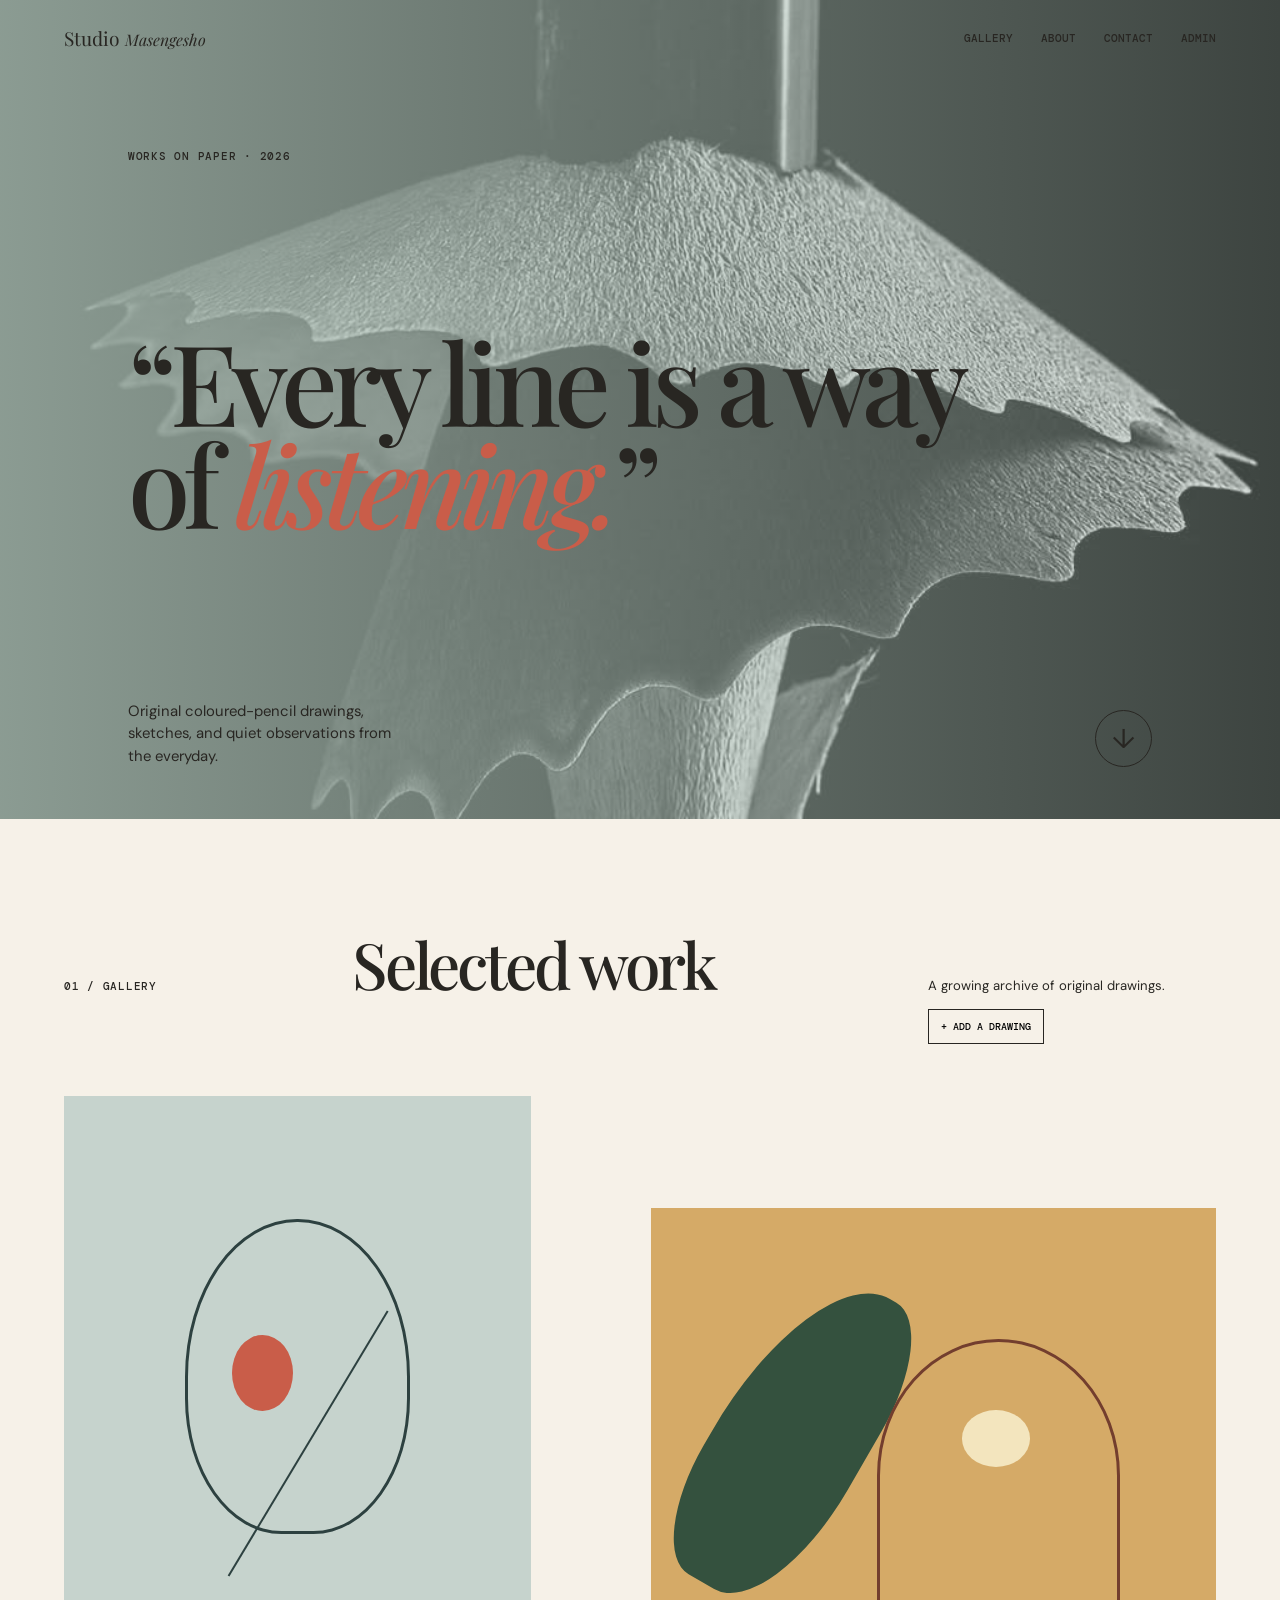
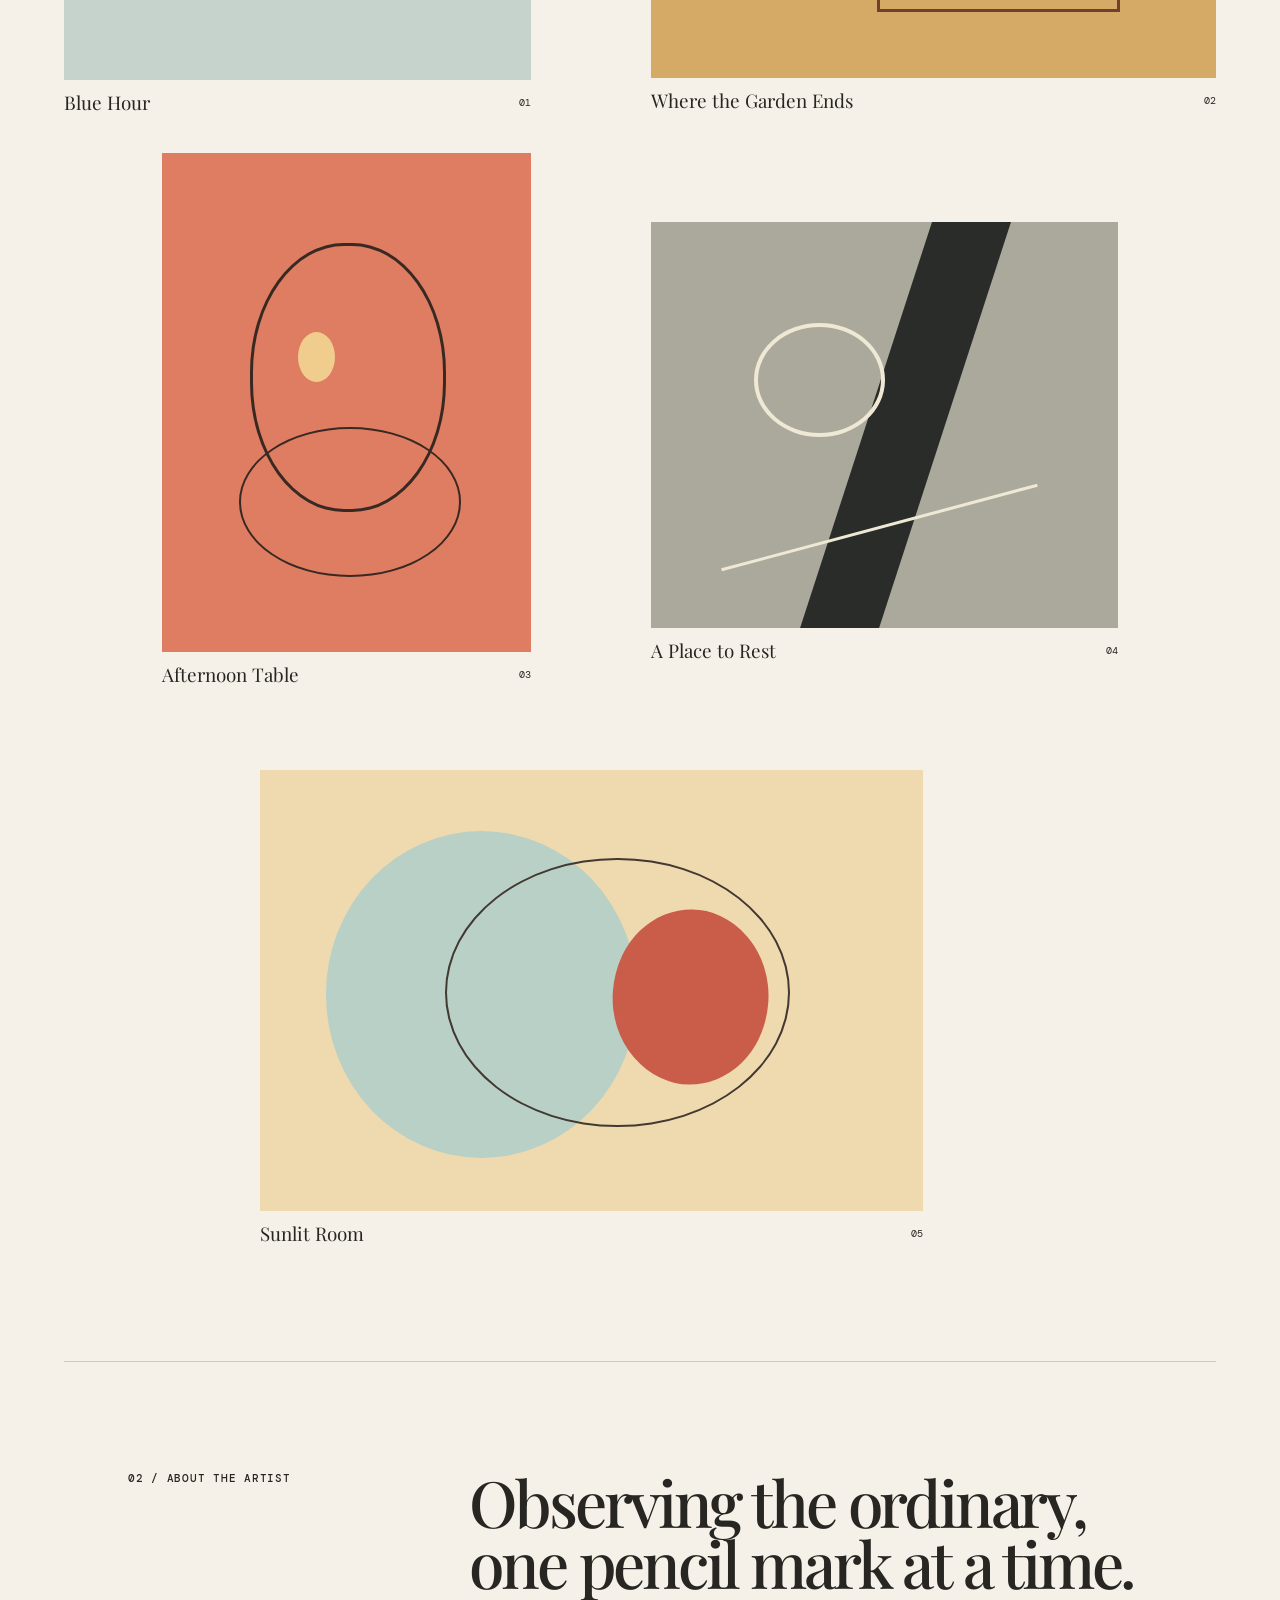
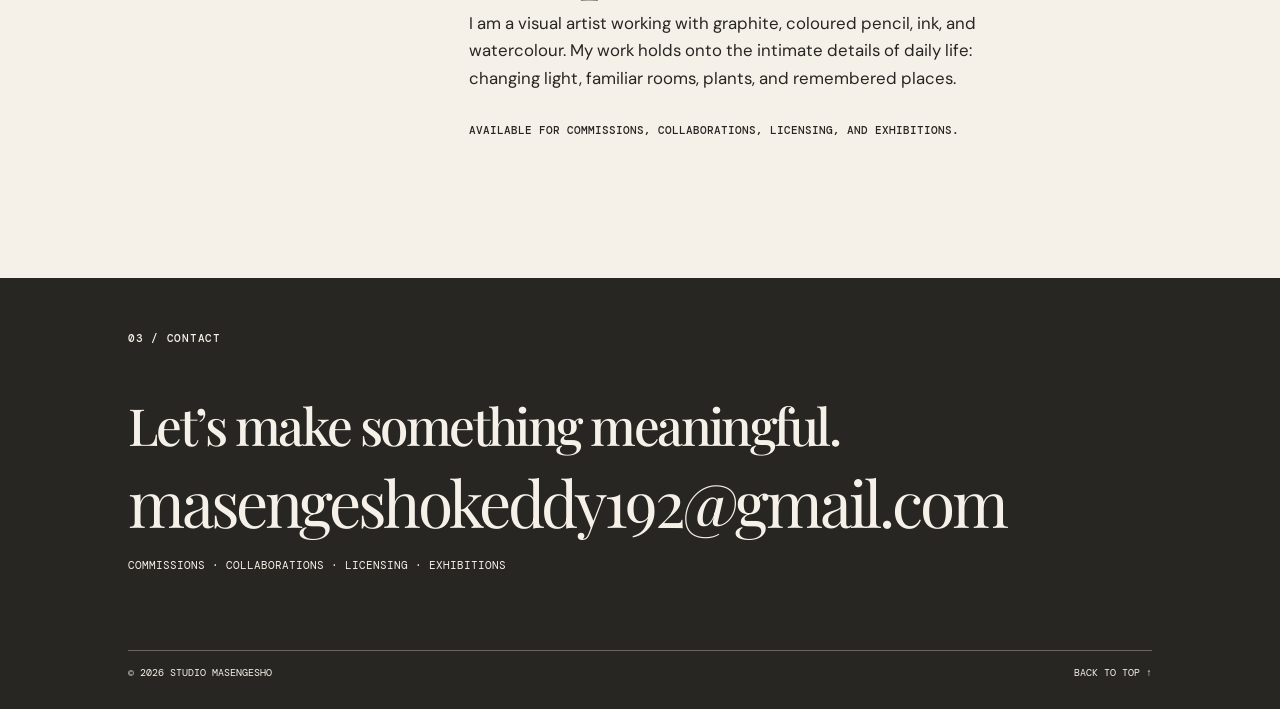
<file: index.html>
<!doctype html>
<html lang="en">
<head>
  <meta charset="UTF-8">
  <meta name="viewport" content="width=device-width, initial-scale=1.0">
  <meta name="description" content="Original coloured-pencil drawings and works on paper by Studio Masengesho.">
  <title>Studio Masengesho — Works on Paper</title>
  <link rel="preconnect" href="https://fonts.googleapis.com">
  <link rel="preconnect" href="https://fonts.gstatic.com" crossorigin>
  <link href="https://fonts.googleapis.com/css2?family=DM+Mono:wght@400;500&family=DM+Sans:wght@400;500;600&family=Playfair+Display:ital,wght@0,500;0,600;1,500&display=swap" rel="stylesheet">
  <link rel="stylesheet" href="styles.css?v=pencil-background-v2">
</head>
<body>
<header class="site-header">
  <a class="brand" href="#top">Studio <em>Masengesho</em></a>
  <button class="menu-button" aria-label="Open menu" aria-expanded="false">Menu</button>
  <nav aria-label="Main navigation"><a href="#work">Gallery</a><a href="#about">About</a><a href="#contact">Contact</a><a href="admin-login.html">Admin</a></nav>
</header>
<main id="top">
  <section class="hero">
    <p class="eyebrow">Works on paper · 2026</p>
    <h1>“Every line is a way<br>of <em>listening.</em>”</h1>
    <div class="hero-bottom"><p>Original coloured-pencil drawings, sketches, and quiet observations from the everyday.</p><a class="round-link" href="#work" aria-label="View gallery">↓</a></div>
  </section>
  <section class="gallery" id="work">
    <div class="section-heading"><p class="eyebrow">01 / Gallery</p><h2>Selected work</h2><div><p>A growing archive of original drawings.</p><button class="upload-trigger" type="button">+ Add a drawing</button></div></div>
    <div class="art-grid" id="art-grid">
      <button class="art-card art-one" data-title="Blue Hour" data-medium="Coloured pencil and ink · 2025"><span class="artwork"><i></i><b></b><strong></strong></span><span class="art-caption">Blue Hour <small>01</small></span></button>
      <button class="art-card art-two" data-title="Where the Garden Ends" data-medium="Graphite on paper · 2026"><span class="artwork"><i></i><b></b><strong></strong></span><span class="art-caption">Where the Garden Ends <small>02</small></span></button>
      <button class="art-card art-three" data-title="Afternoon Table" data-medium="Pencil colour and ink · 2025"><span class="artwork"><i></i><b></b><strong></strong></span><span class="art-caption">Afternoon Table <small>03</small></span></button>
      <button class="art-card art-four" data-title="A Place to Rest" data-medium="Charcoal on paper · 2024"><span class="artwork"><i></i><b></b><strong></strong></span><span class="art-caption">A Place to Rest <small>04</small></span></button>
      <button class="art-card art-five" data-title="Sunlit Room" data-medium="Pencil colour and watercolour · 2026"><span class="artwork"><i></i><b></b><strong></strong></span><span class="art-caption">Sunlit Room <small>05</small></span></button>
    </div>
  </section>
  <section class="about" id="about"><p class="eyebrow">02 / About the artist</p><div><h2>Observing the ordinary, one pencil mark at a time.</h2><p>I am a visual artist working with graphite, coloured pencil, ink, and watercolour. My work holds onto the intimate details of daily life: changing light, familiar rooms, plants, and remembered places.</p><p class="note">Available for commissions, collaborations, licensing, and exhibitions.</p></div></section>
</main>
<footer id="contact"><p class="eyebrow">03 / Contact</p><h2>Let’s make something meaningful.</h2><a class="email" href="mailto:masengeshokeddy192@gmail.com">masengeshokeddy192@gmail.com</a><p class="contact-note">Commissions · Collaborations · Licensing · Exhibitions</p><div class="footer-bottom"><span>© 2026 Studio Masengesho</span><a href="#top">Back to top ↑</a></div></footer>
<dialog class="lightbox"><button class="close" aria-label="Close artwork">×</button><div class="lightbox-art"></div><div><p class="eyebrow">Selected work</p><h2></h2><p class="medium"></p></div></dialog>
<dialog class="upload-dialog"><button class="close upload-close" aria-label="Close upload form">×</button><p class="eyebrow">Studio tool</p><h2>Add a drawing</h2><p class="upload-intro">Add a preview of a new work to this browser’s gallery.</p><form id="upload-form"><label>Drawing title<input name="title" required placeholder="e.g. Evening study"></label><label>Medium and year<input name="medium" required placeholder="e.g. Coloured pencil · 2026"></label><label class="file-label">Image file<input name="image" type="file" accept="image/*" required><span>Choose drawing</span></label><img id="image-preview" alt="Drawing preview" hidden><button class="submit-upload" type="submit">Add to gallery</button></form></dialog>
<script src="script.js"></script>
</body>
</html>
</file>
<file: styles.css>
:root{--ink:#282622;--paper:#f6f1e8;--rose:#c95d49;--sage:#a9bdb2;--ochre:#d5aa67;--line:rgba(40,38,34,.2)}*{box-sizing:border-box}html{scroll-behavior:smooth}body{margin:0;background:var(--paper);color:var(--ink);font-family:"DM Sans",sans-serif}a{color:inherit;text-decoration:none}.site-header{align-items:center;display:flex;justify-content:space-between;padding:25px 5vw;position:absolute;width:100%;z-index:2}.brand,h1,h2,.art-caption,.email{font-family:"Playfair Display",serif}.brand{font-size:1.2rem}.brand em{font-size:.83em}nav{display:flex;gap:28px;font:500 .68rem "DM Mono",monospace;text-transform:uppercase}nav a:hover,.email:hover{color:var(--rose)}.menu-button{display:none}.hero{background:linear-gradient(90deg,rgba(169,189,178,.82),rgba(169,189,178,.35)),url("[data-uri]") center/cover no-repeat;display:flex;flex-direction:column;justify-content:space-between;min-height:91vh;padding:150px 10vw 52px}.eyebrow{font:500 .66rem "DM Mono",monospace;letter-spacing:.07em;margin:0;text-transform:uppercase}.hero h1{font-size:clamp(3.5rem,8.8vw,8.2rem);font-weight:500;letter-spacing:-.06em;line-height:.9;margin:0}.hero h1 em{color:var(--rose)}.hero-bottom{align-items:end;display:flex;justify-content:space-between}.hero-bottom p{font-size:.93rem;line-height:1.5;margin:0;max-width:280px}.round-link{align-items:center;border:1px solid var(--ink);border-radius:100%;display:flex;font-size:1.7rem;height:57px;justify-content:center;width:57px}.round-link:hover{background:var(--ink);color:var(--paper)}.gallery{padding:115px 5vw}.section-heading{align-items:baseline;display:grid;grid-template-columns:1fr 2fr 1fr;margin-bottom:52px}.section-heading h2,.about h2{font-size:clamp(2.6rem,5vw,5.1rem);font-weight:500;letter-spacing:-.05em;line-height:.94;margin:0}.section-heading>div p{font-size:.82rem;line-height:1.45;margin:0 0 14px}.upload-trigger{background:transparent;border:1px solid var(--ink);cursor:pointer;font:500 .65rem "DM Mono",monospace;padding:10px 12px;text-transform:uppercase}.upload-trigger:hover,.submit-upload:hover{background:var(--ink);color:var(--paper)}.art-grid{display:grid;gap:38px 22px;grid-template-columns:repeat(12,1fr)}.art-card{background:none;border:0;color:var(--ink);cursor:pointer;font:inherit;padding:0;text-align:left}.artwork{display:block;overflow:hidden;position:relative;transition:transform .28s ease}.art-card:hover .artwork{transform:rotate(-1deg) scale(1.014)}.artwork::before,.artwork::after,.artwork i,.artwork b,.artwork strong{content:"";display:block;position:absolute}.art-caption{display:flex;font-size:1.18rem;justify-content:space-between;padding-top:10px}.art-caption small{font:400 .6rem "DM Mono",monospace;padding-top:6px}.art-one{grid-column:1/span 5}.art-one .artwork{aspect-ratio:1/1.25;background:#c6d3cd}.art-one i{border:3px solid #2d4140;border-radius:50% 50% 43% 43%;height:54%;left:26%;top:21%;width:48%}.art-one b{background:var(--rose);border-radius:50%;height:13%;left:36%;top:41%;width:13%}.art-one strong{border-left:2px solid #2d4140;height:53%;left:52%;top:33%;transform:rotate(31deg)}.art-two{grid-column:7/span 6;margin-top:110px}.art-two .artwork{aspect-ratio:1.2;background:var(--ochre)}.art-two i{background:#34513e;border-radius:60% 35% 45% 35%;height:72%;left:12%;top:13%;transform:rotate(30deg);width:26%}.art-two b{border:3px solid #733e2e;border-radius:50% 50% 0 0;height:58%;left:40%;top:28%;width:43%}.art-two strong{background:#f3e5be;border-radius:50%;height:12%;left:55%;top:43%;width:12%}.art-three{grid-column:2/span 4}.art-three .artwork{aspect-ratio:1/1.35;background:#de7d62}.art-three i{border:3px solid #382923;border-radius:48%;height:54%;left:24%;top:18%;width:53%}.art-three b{background:#f0cd8d;border-radius:50%;height:10%;left:37%;top:36%;width:10%}.art-three strong{border:2px solid #382923;border-radius:50%;height:30%;left:21%;top:55%;width:60%}.art-four{grid-column:7/span 5;margin-top:45px}.art-four .artwork{aspect-ratio:1.15;background:#aaa99c}.art-four i{background:#292c29;height:100%;left:46%;transform:skew(-18deg);width:17%}.art-four b{border:4px solid #eee8d5;border-radius:50%;height:28%;left:22%;top:25%;width:28%}.art-four strong{background:#eee8d5;height:3px;left:14%;top:75%;transform:rotate(-15deg);width:70%}.art-five{grid-column:3/span 7;margin-top:45px}.art-five .artwork{aspect-ratio:1.5;background:#efd9af}.art-five i{background:#b8d0c5;border-radius:50%;height:74%;left:10%;top:14%;width:47%}.art-five b{background:var(--rose);border-radius:45% 55%;height:39%;left:53%;top:32%;transform:rotate(25deg);width:24%}.art-five strong{border:2px solid #433832;border-radius:50%;height:61%;left:28%;top:20%;width:52%}.uploaded-art{grid-column:span 4;margin-top:35px}.uploaded-art .artwork{aspect-ratio:1/1.1;background:#ddd}.uploaded-art img{height:100%;object-fit:cover;width:100%}.about{border-top:1px solid var(--line);display:grid;grid-template-columns:1fr 2fr;margin:0 5vw;padding:110px 5vw 130px}.about>div{max-width:700px}.about p:not(.eyebrow){font-size:1.05rem;line-height:1.65;max-width:520px}.note{font:500 .68rem "DM Mono",monospace!important;margin-top:30px;text-transform:uppercase}footer{background:var(--ink);color:var(--paper);padding:54px 10vw 30px}footer h2{font:500 clamp(2.2rem,4vw,4.5rem)/1 "Playfair Display",serif;letter-spacing:-.05em;margin:55px 0 0}.email{display:block;font-size:clamp(2rem,5vw,5rem);letter-spacing:-.05em;margin:8px 0 14px}.contact-note{font:400 .68rem "DM Mono",monospace;margin:0 0 78px;text-transform:uppercase}.footer-bottom{border-top:1px solid #69665f;display:flex;font:400 .64rem "DM Mono",monospace;justify-content:space-between;padding-top:15px;text-transform:uppercase}.lightbox,.upload-dialog{background:var(--paper);border:0;max-width:min(860px,90vw);padding:22px;width:100%}.lightbox::backdrop,.upload-dialog::backdrop{background:rgba(24,23,20,.82)}.close{background:none;border:0;cursor:pointer;font-size:2rem;position:absolute;right:12px;top:4px;z-index:1}.lightbox-art{aspect-ratio:1.4;margin-bottom:22px}.lightbox h2,.upload-dialog h2{font:500 2rem "Playfair Display",serif;margin:7px 0}.medium,.upload-intro{font-size:.86rem;margin:0}.lightbox-art .artwork{height:100%}.lightbox-art img{height:100%;object-fit:contain;width:100%}.upload-dialog{max-width:520px;padding:40px}.upload-intro{line-height:1.5;margin:12px 0 24px}form{display:grid;gap:16px}label{display:grid;font:500 .64rem "DM Mono",monospace;gap:7px;text-transform:uppercase}input{background:transparent;border:0;border-bottom:1px solid var(--ink);font:400 1rem "DM Sans",sans-serif;padding:8px 0}.file-label input{display:none}.file-label span{border:1px dashed var(--ink);cursor:pointer;padding:16px;text-align:center}.submit-upload{background:var(--rose);border:0;cursor:pointer;font:500 .68rem "DM Mono",monospace;padding:15px;text-transform:uppercase}#image-preview{max-height:210px;object-fit:contain;width:100%}@media(max-width:700px){.site-header{padding:20px 6vw}nav{background:var(--paper);display:none;flex-direction:column;padding:18px;position:absolute;right:6vw;top:62px}.site-header.open nav{display:flex}.menu-button{background:none;border:0;display:block;font:500 .68rem "DM Mono",monospace;text-transform:uppercase}.hero{min-height:78vh;padding:130px 8vw 36px}.section-heading,.about{display:block}.section-heading h2{margin:24px 0 10px}.section-heading>div{margin-top:15px}.gallery{padding:75px 6vw}.art-grid{gap:35px 14px}.art-one{grid-column:1/span 7}.art-two{grid-column:5/span 8;margin-top:65px}.art-three{grid-column:1/span 6}.art-four{grid-column:6/span 7;margin-top:20px}.art-five{grid-column:2/span 10}.uploaded-art{grid-column:span 6}.about{margin:0 6vw;padding:75px 0}.about h2{margin:24px 0}footer{padding:42px 8vw 22px}.contact-note{margin-bottom:55px}.upload-dialog{padding:32px 22px}}
</file>
